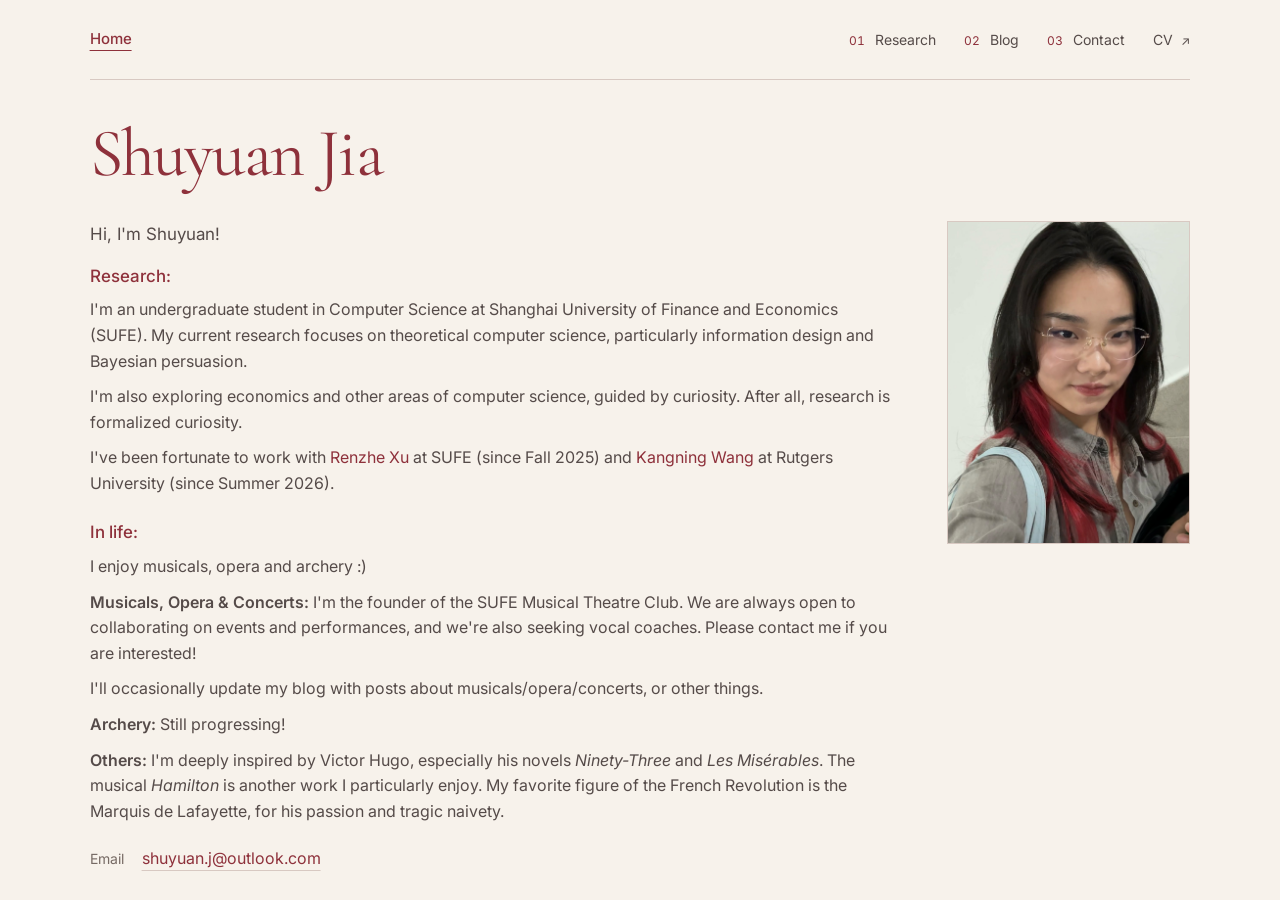
<file: index.html>
<!doctype html>
<html lang="en">
<head>
<meta charset="utf-8"><meta name="viewport" content="width=device-width,initial-scale=1">
<title>Shuyuan Jia</title>
<meta name="description" content="Shuyuan Jia, undergraduate in Computer Science at Shanghai University of Finance and Economics. Interests in theoretical computer science, information design and Bayesian persuasion.">
<link rel="preconnect" href="https://fonts.googleapis.com"><link rel="preconnect" href="https://fonts.gstatic.com" crossorigin>
<link href="https://fonts.googleapis.com/css2?family=Cormorant+Garamond:ital,wght@0,400;0,500;0,600;1,400;1,500&family=Inter:wght@400;450;500;600&display=swap" rel="stylesheet">
<link rel="stylesheet" href="/styles.css?v=3d0594847b10"><script src="/profile.js" defer></script>
</head>
<body class="home">
<a class="skip" href="#main">Skip to content</a>
<div class="page">
<header><a class="home-link" href="/" aria-current="page">Home</a><nav aria-label="Main navigation"><a href="/research/"><span class="nav-number" aria-hidden="true">01</span> Research</a><a href="/blog/"><span class="nav-number" aria-hidden="true">02</span> Blog</a><a href="/contact/"><span class="nav-number" aria-hidden="true">03</span> Contact</a><span class="nav-cv" data-cv-link aria-disabled="true">CV <span aria-hidden="true">↗</span></span></nav></header>
<main id="main">
<section class="hero" id="about" aria-labelledby="name">
<div class="hero-copy"><div class="hero-heading"><h1 id="name">Shuyuan <span>Jia</span></h1></div><div class="biography"><figure class="portrait"><div class="portrait-mat" id="portrait-container"><img src="/assets/portrait.jpg" alt="Shuyuan Jia" width="1964" height="2618" decoding="async" fetchpriority="high"></div></figure><p class="bio-greeting" data-field="greeting">Hi, I'm Shuyuan!</p><div data-field="biography"><section><h2>Research:</h2><p>I&#x27;m an undergraduate student in Computer Science at Shanghai University of Finance and Economics (SUFE). My current research focuses on theoretical computer science, particularly information design and Bayesian persuasion.</p><p>I&#x27;m also exploring economics and other areas of computer science, guided by curiosity. After all, research is formalized curiosity.</p><p>I&#x27;ve been fortunate to work with <a href="https://windxrz.github.io/">Renzhe Xu</a> at SUFE (since Fall 2025) and <a href="https://people.cs.rutgers.edu/~kn.w/">Kangning Wang</a> at Rutgers University (since Summer 2026).</p></section><section><h2>In life:</h2><p>I enjoy musicals, opera and archery :)</p><p><strong>Musicals, Opera &amp; Concerts: </strong>I&#x27;m the founder of the SUFE Musical Theatre Club. We are always open to collaborating on events and performances, and we&#x27;re also seeking vocal coaches. Please contact me if you are interested!</p><p>I&#x27;ll occasionally update my blog with posts about musicals/opera/concerts, or other things.</p><p><strong>Archery: </strong>Still progressing!</p><p><strong>Others: </strong>I&#x27;m deeply inspired by Victor Hugo, especially his novels <em>Ninety-Three</em> and <em>Les Misérables</em>. The musical <em>Hamilton</em> is another work I particularly enjoy. My favorite figure of the French Revolution is the Marquis de Lafayette, for his passion and tragic naivety.</p></section></div></div><p class="bio-contact"><span class="bio-contact-label">Email</span><span id="home-email"><a href="mailto:shuyuan.j@outlook.com">shuyuan.j@outlook.com</a></span></p></div>


</section>



</main>
</div>
</body></html>
</file>
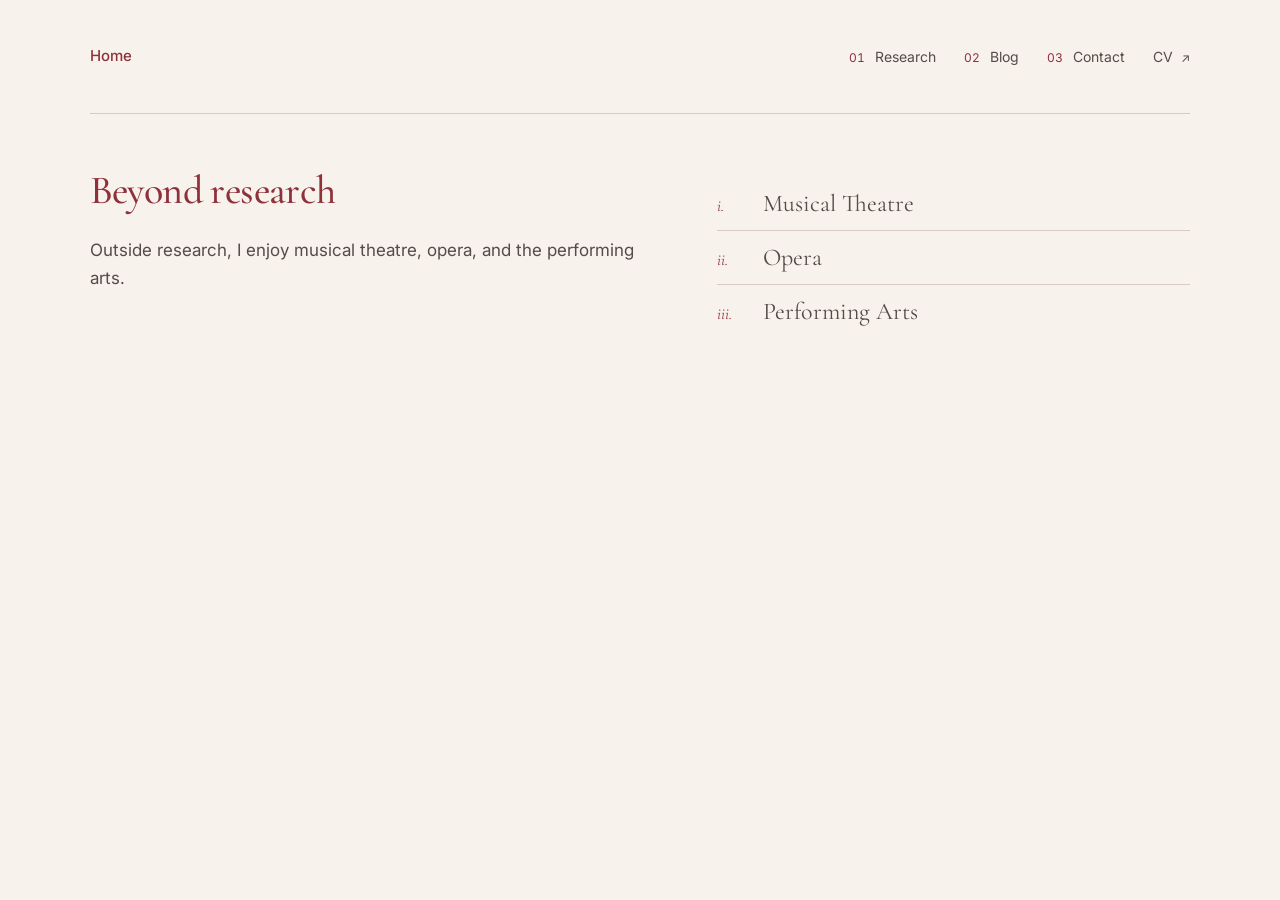
<file: beyond/index.html>
<!doctype html>
<html lang="en">
<head>
<meta charset="utf-8"><meta name="viewport" content="width=device-width,initial-scale=1">
<title>Beyond Research — Shuyuan Jia</title>
<meta name="description" content="Shuyuan Jia, undergraduate in Computer Science at Shanghai University of Finance and Economics. Interests in theoretical computer science, information design and Bayesian persuasion.">
<link rel="preconnect" href="https://fonts.googleapis.com"><link rel="preconnect" href="https://fonts.gstatic.com" crossorigin>
<link href="https://fonts.googleapis.com/css2?family=Cormorant+Garamond:ital,wght@0,400;0,500;0,600;1,400;1,500&family=Inter:wght@400;450;500;600&display=swap" rel="stylesheet">
<link rel="stylesheet" href="/styles.css"><script src="/profile.js" defer></script>
</head>
<body>
<a class="skip" href="#main">Skip to content</a>
<div class="page">
<header><a class="home-link" href="/">Home</a><nav aria-label="Main navigation"><a href="/research/"><span class="nav-number" aria-hidden="true">01</span> Research</a><a href="/blog/"><span class="nav-number" aria-hidden="true">02</span> Blog</a><a href="/contact/"><span class="nav-number" aria-hidden="true">03</span> Contact</a><span class="nav-cv" data-cv-link aria-disabled="true">CV <span aria-hidden="true">↗</span></span></nav></header>
<main id="main" class="inner-page"><section id="beyond" class="beyond section" aria-labelledby="beyond-title"><div class="section-content beyond-content"><div><h1 id="beyond-title">Beyond research</h1><p data-field="beyond">Outside research, I enjoy musical theatre, opera, and the performing arts.</p></div><div class="arts-list"><span><i>i.</i> Musical Theatre</span><span><i>ii.</i> Opera</span><span><i>iii.</i> Performing Arts</span></div></div></section></main>
</div>
</body></html>
</file>
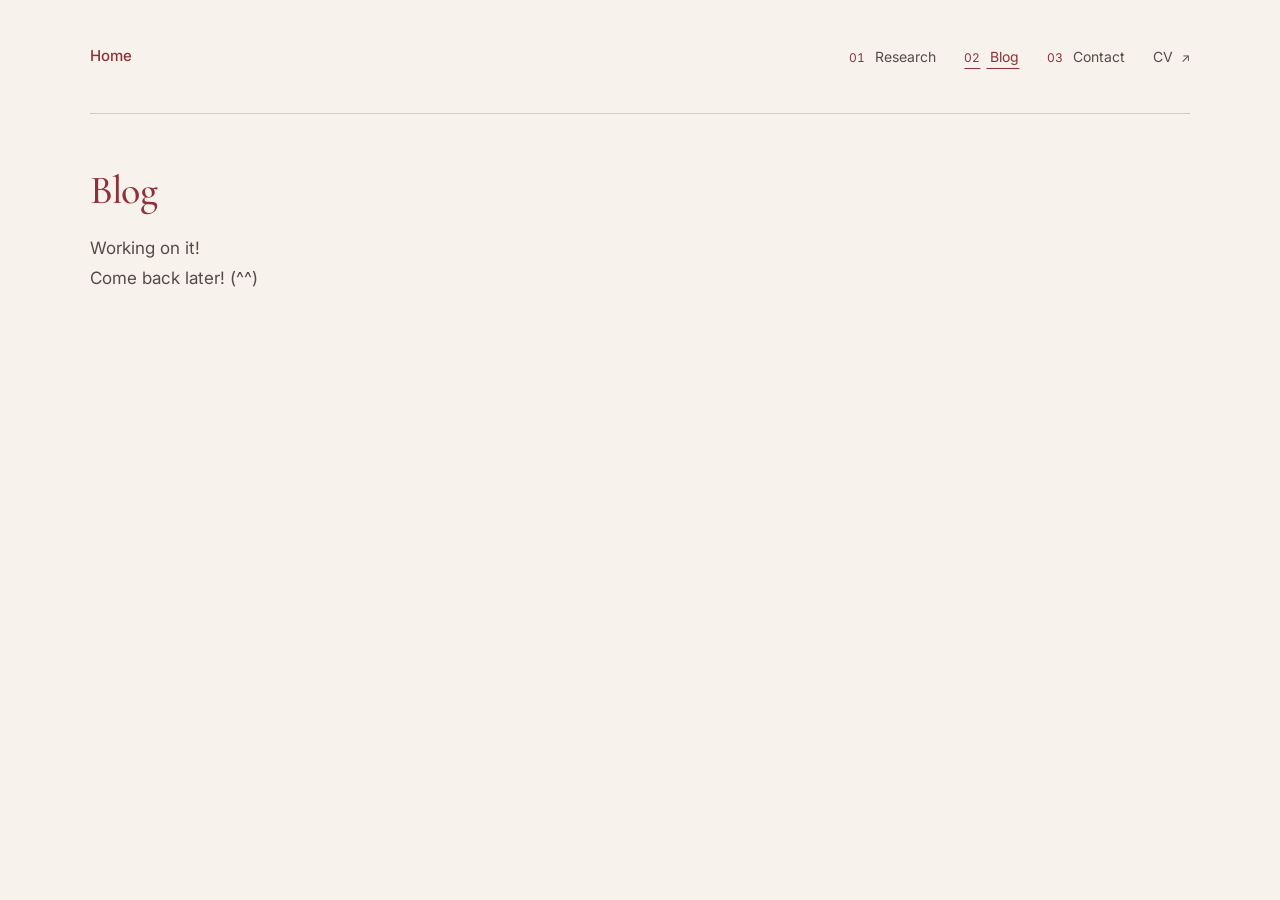
<file: blog/index.html>
<!doctype html>
<html lang="en">
<head>
<meta charset="utf-8"><meta name="viewport" content="width=device-width,initial-scale=1">
<title>Blog — Shuyuan Jia</title>
<meta name="description" content="Blog by Shuyuan Jia.">
<link rel="preconnect" href="https://fonts.googleapis.com"><link rel="preconnect" href="https://fonts.gstatic.com" crossorigin>
<link href="https://fonts.googleapis.com/css2?family=Cormorant+Garamond:ital,wght@0,400;0,500;0,600;1,400;1,500&family=Inter:wght@400;450;500;600&display=swap" rel="stylesheet">
<link rel="stylesheet" href="/styles.css"><script src="/profile.js" defer></script>
</head>
<body>
<a class="skip" href="#main">Skip to content</a>
<div class="page">
<header><a class="home-link" href="/">Home</a><nav aria-label="Main navigation"><a href="/research/"><span class="nav-number" aria-hidden="true">01</span> Research</a><a href="/blog/" aria-current="page"><span class="nav-number" aria-hidden="true">02</span> Blog</a><a href="/contact/"><span class="nav-number" aria-hidden="true">03</span> Contact</a><span class="nav-cv" data-cv-link aria-disabled="true">CV <span aria-hidden="true">↗</span></span></nav></header>
<main id="main" class="inner-page"><section class="section" aria-labelledby="blog-title"><div class="section-content section-heading"><h1 id="blog-title">Blog</h1><p>Working on it!<br>Come back later! (^^)</p></div></section></main>
</div>
</body></html>
</file>
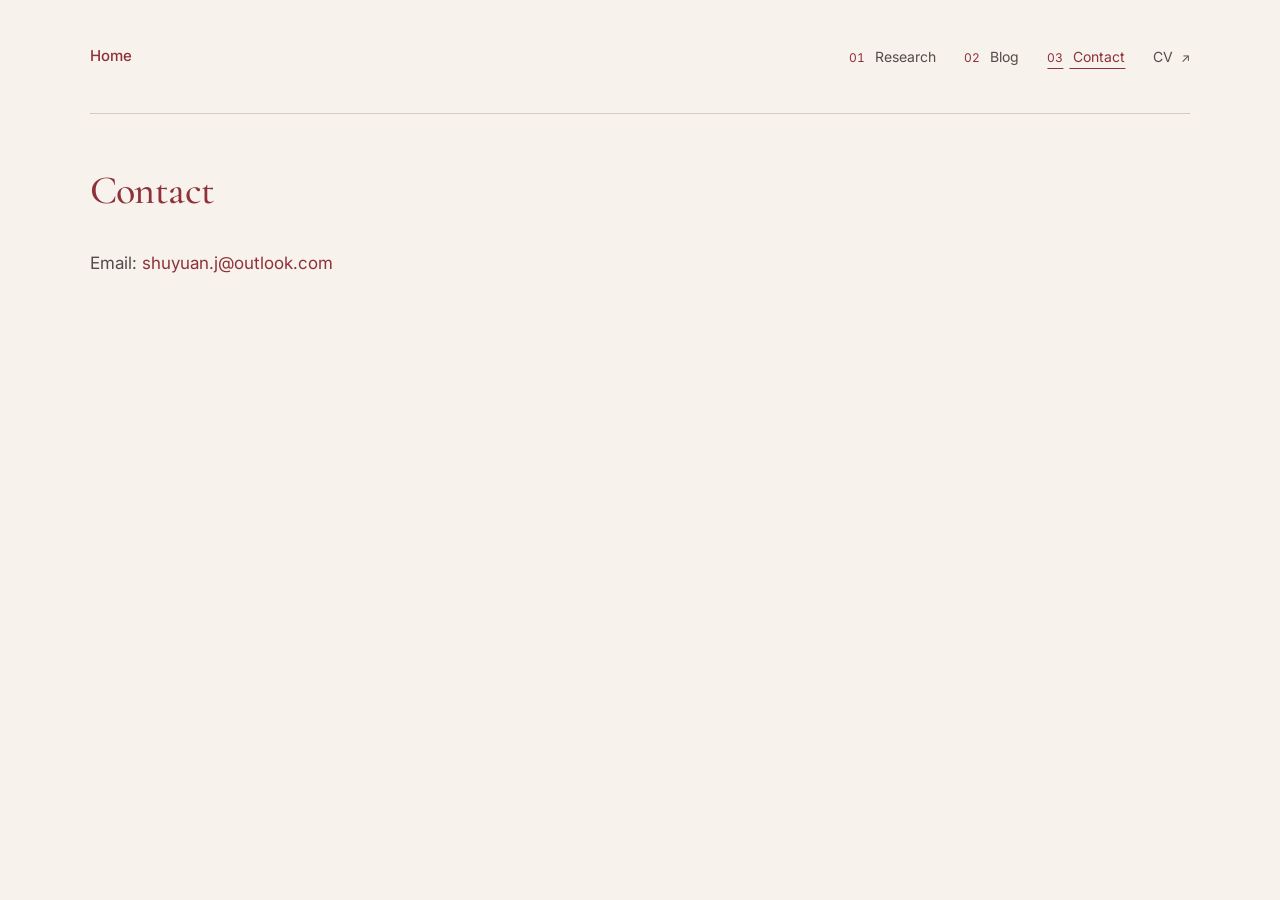
<file: contact/index.html>
<!doctype html>
<html lang="en">
<head>
<meta charset="utf-8"><meta name="viewport" content="width=device-width,initial-scale=1">
<title>Contact — Shuyuan Jia</title>
<meta name="description" content="Shuyuan Jia, undergraduate in Computer Science at Shanghai University of Finance and Economics. Interests in theoretical computer science, information design and Bayesian persuasion.">
<link rel="preconnect" href="https://fonts.googleapis.com"><link rel="preconnect" href="https://fonts.gstatic.com" crossorigin>
<link href="https://fonts.googleapis.com/css2?family=Cormorant+Garamond:ital,wght@0,400;0,500;0,600;1,400;1,500&family=Inter:wght@400;450;500;600&display=swap" rel="stylesheet">
<link rel="stylesheet" href="/styles.css"><script src="/profile.js" defer></script>
</head>
<body>
<a class="skip" href="#main">Skip to content</a>
<div class="page">
<header><a class="home-link" href="/">Home</a><nav aria-label="Main navigation"><a href="/research/"><span class="nav-number" aria-hidden="true">01</span> Research</a><a href="/blog/"><span class="nav-number" aria-hidden="true">02</span> Blog</a><a href="/contact/" aria-current="page"><span class="nav-number" aria-hidden="true">03</span> Contact</a><span class="nav-cv" data-cv-link aria-disabled="true">CV <span aria-hidden="true">↗</span></span></nav></header>
<main id="main" class="inner-page"><section id="contact" class="contact section" aria-labelledby="contact-title"><div class="section-content"><h1 id="contact-title">Contact</h1><div class="contact-links"><p><span>Email: </span><span id="email-link"><a href="mailto:shuyuan.j@outlook.com">shuyuan.j@outlook.com</a></span></p></div></div></section></main>
</div>
</body></html>
</file>
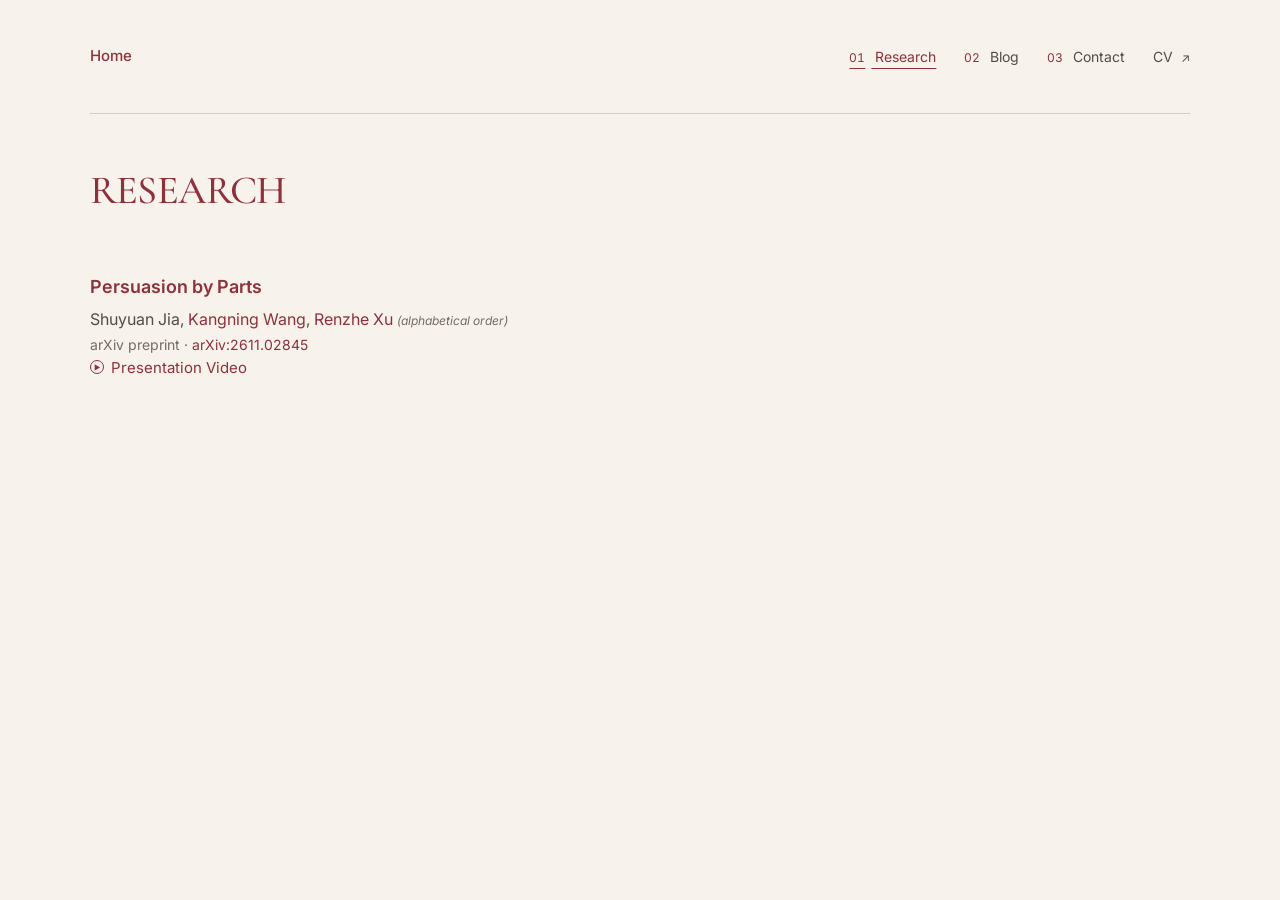
<file: research/index.html>
<!doctype html>
<html lang="en">
<head>
<meta charset="utf-8"><meta name="viewport" content="width=device-width,initial-scale=1">
<title>Research — Shuyuan Jia</title>
<meta name="description" content="Research by Shuyuan Jia. Persuasion by Parts, with Kangning Wang and Renzhe Xu.">
<link rel="preconnect" href="https://fonts.googleapis.com"><link rel="preconnect" href="https://fonts.gstatic.com" crossorigin>
<link href="https://fonts.googleapis.com/css2?family=Cormorant+Garamond:ital,wght@0,400;0,500;0,600;1,400;1,500&family=Inter:wght@400;450;500;600&display=swap" rel="stylesheet">
<link rel="stylesheet" href="/styles.css"><script src="/profile.js" defer></script>
</head>
<body class="research-page">
<a class="skip" href="#main">Skip to content</a>
<div class="page">
<header><a class="home-link" href="/">Home</a><nav aria-label="Main navigation"><a href="/research/" aria-current="page"><span class="nav-number" aria-hidden="true">01</span> Research</a><a href="/blog/"><span class="nav-number" aria-hidden="true">02</span> Blog</a><a href="/contact/"><span class="nav-number" aria-hidden="true">03</span> Contact</a><span class="nav-cv" data-cv-link aria-disabled="true">CV <span aria-hidden="true">↗</span></span></nav></header>
<main id="main" class="inner-page">
<section class="research section" aria-labelledby="research-title">
<div class="research-masthead">
<h1 id="research-title">RESEARCH</h1>
</div>
<div id="works" class="research-works">
<article class="research-work" aria-labelledby="paper-title-1">
<h2 id="paper-title-1"><a href="https://arxiv.org/abs/2611.02845">Persuasion by Parts</a></h2>
<div class="paper-details">
<p class="research-authors">Shuyuan Jia, <a href="https://people.cs.rutgers.edu/~kn.w/">Kangning Wang</a>, <a href="https://windxrz.github.io/">Renzhe Xu</a>&nbsp;<span class="author-order-note">(alphabetical order)</span></p>
<p class="research-venue">arXiv preprint · <a href="https://arxiv.org/abs/2611.02845">arXiv:2611.02845</a></p>
<p class="research-video"><a class="presentation-link" href="https://drive.google.com/file/d/1ywK8K8lA4Fmbjc2Sxj7SbMHyEewHaCLY/view" target="_blank" rel="noopener noreferrer"><span class="video-play" aria-hidden="true">▶</span><span class="video-label">Presentation Video</span></a></p>
</div>
</article>
</div>
</section>
</main>
</div>
</body></html>
</file>
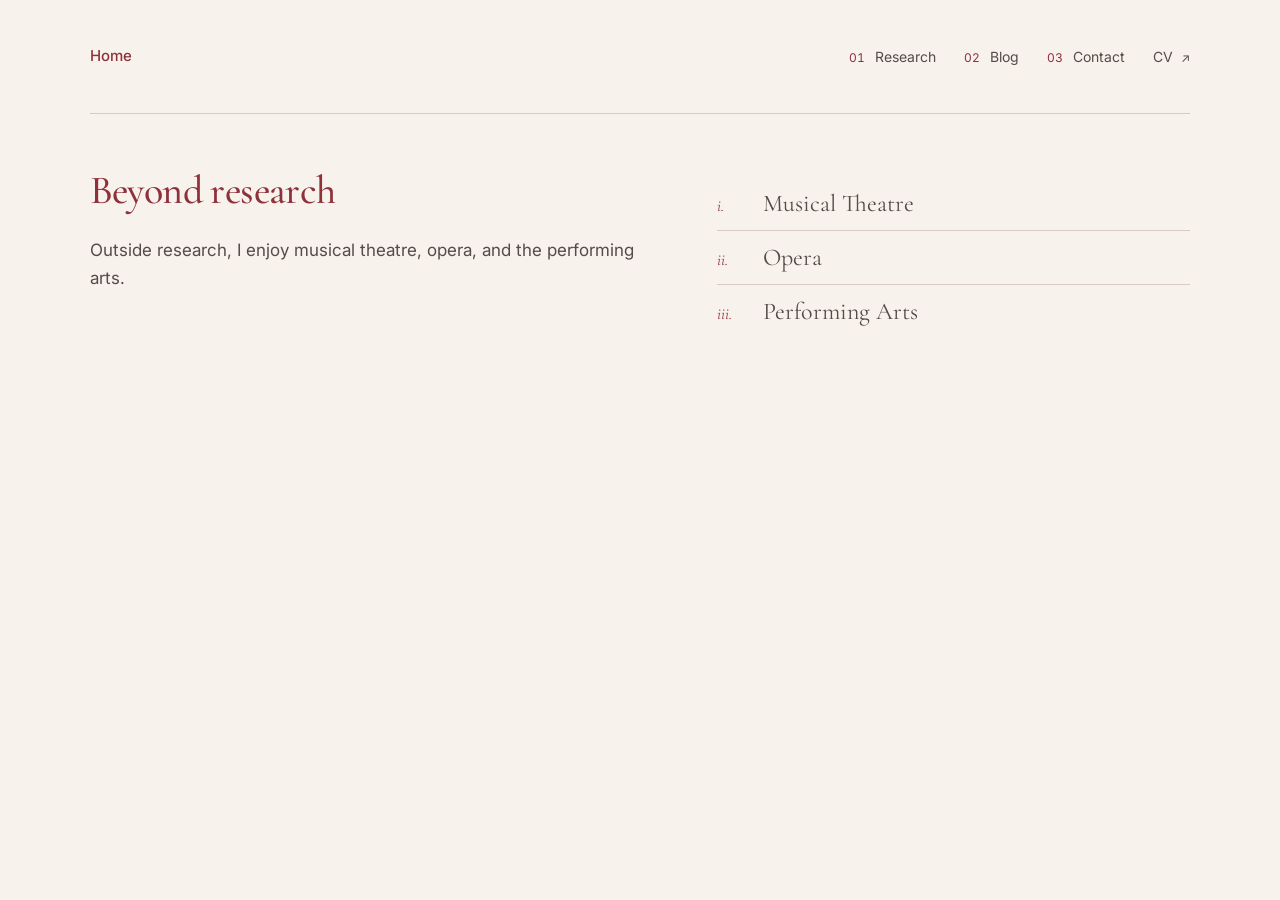
<file: beyond.html>
<!doctype html>
<html lang="en"><head><meta charset="utf-8"><meta name="viewport" content="width=device-width,initial-scale=1"><meta http-equiv="refresh" content="0;url=/beyond/"><link rel="canonical" href="/beyond/"><title>Redirecting — Shuyuan Jia</title><script>window.location.replace("/beyond/" + window.location.search + window.location.hash);</script></head><body><a href="/beyond/">Continue</a></body></html>
</file>
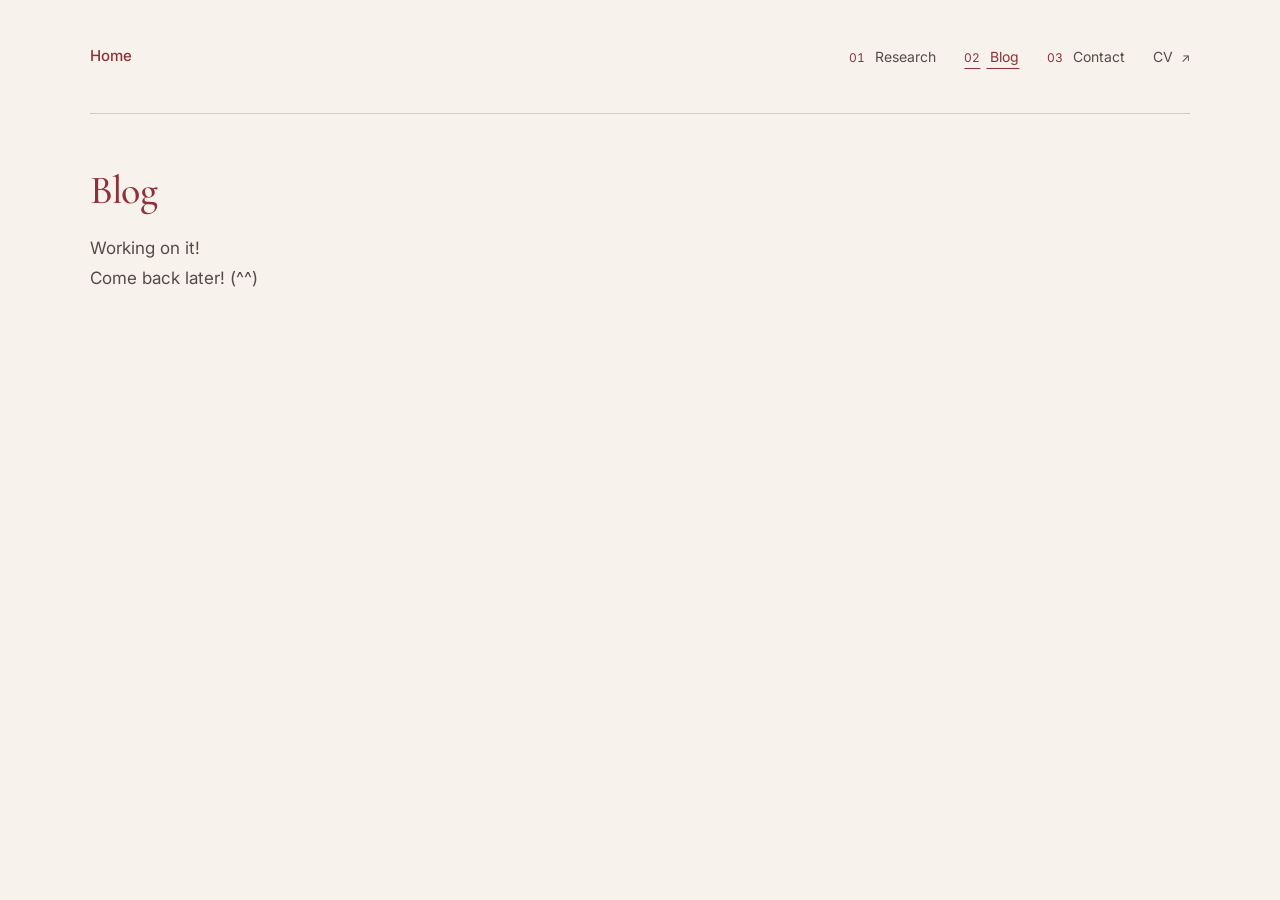
<file: blog.html>
<!doctype html>
<html lang="en"><head><meta charset="utf-8"><meta name="viewport" content="width=device-width,initial-scale=1"><meta http-equiv="refresh" content="0;url=/blog/"><link rel="canonical" href="/blog/"><title>Redirecting — Shuyuan Jia</title><script>window.location.replace("/blog/" + window.location.search + window.location.hash);</script></head><body><a href="/blog/">Continue</a></body></html>
</file>
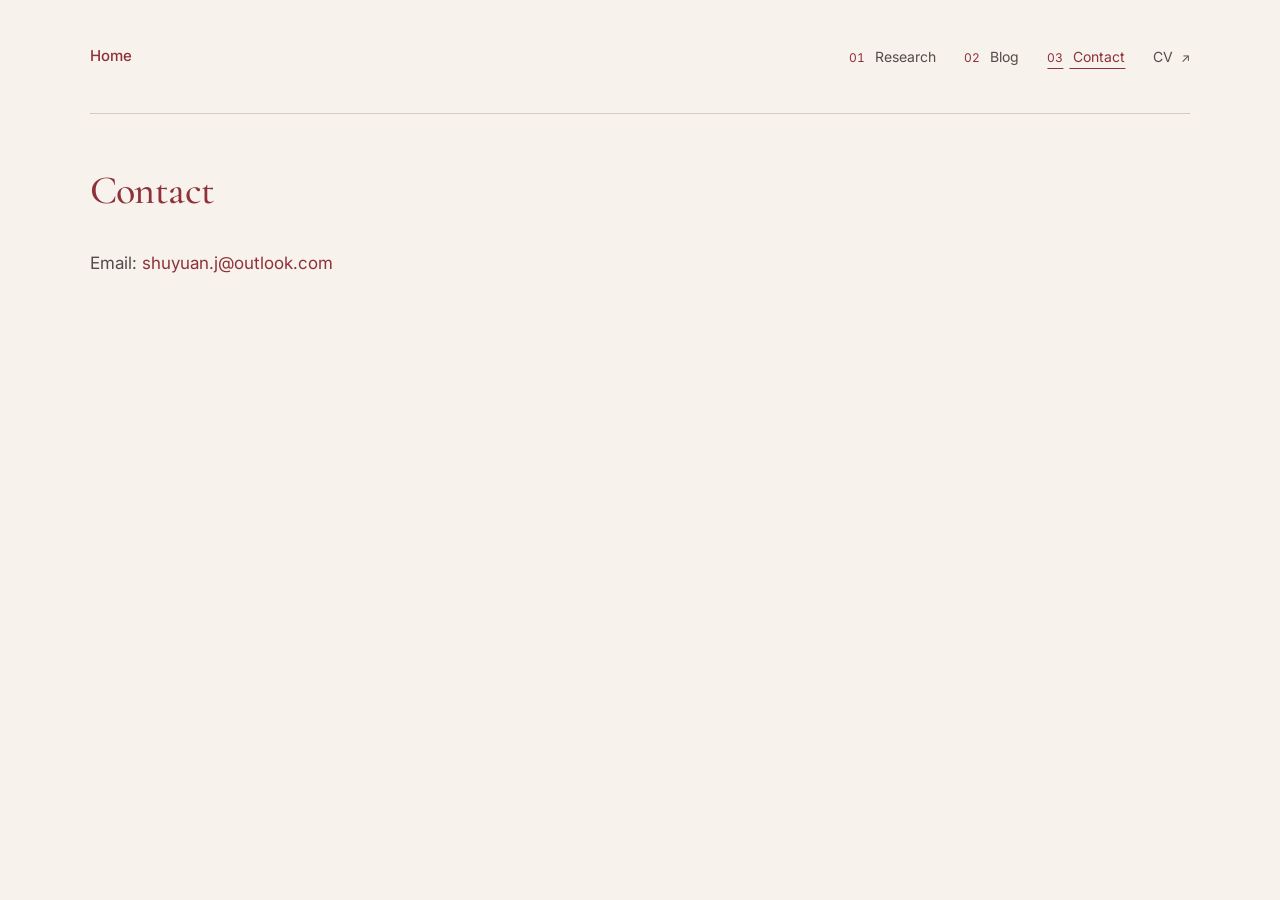
<file: contact.html>
<!doctype html>
<html lang="en"><head><meta charset="utf-8"><meta name="viewport" content="width=device-width,initial-scale=1"><meta http-equiv="refresh" content="0;url=/contact/"><link rel="canonical" href="/contact/"><title>Redirecting — Shuyuan Jia</title><script>window.location.replace("/contact/" + window.location.search + window.location.hash);</script></head><body><a href="/contact/">Continue</a></body></html>
</file>
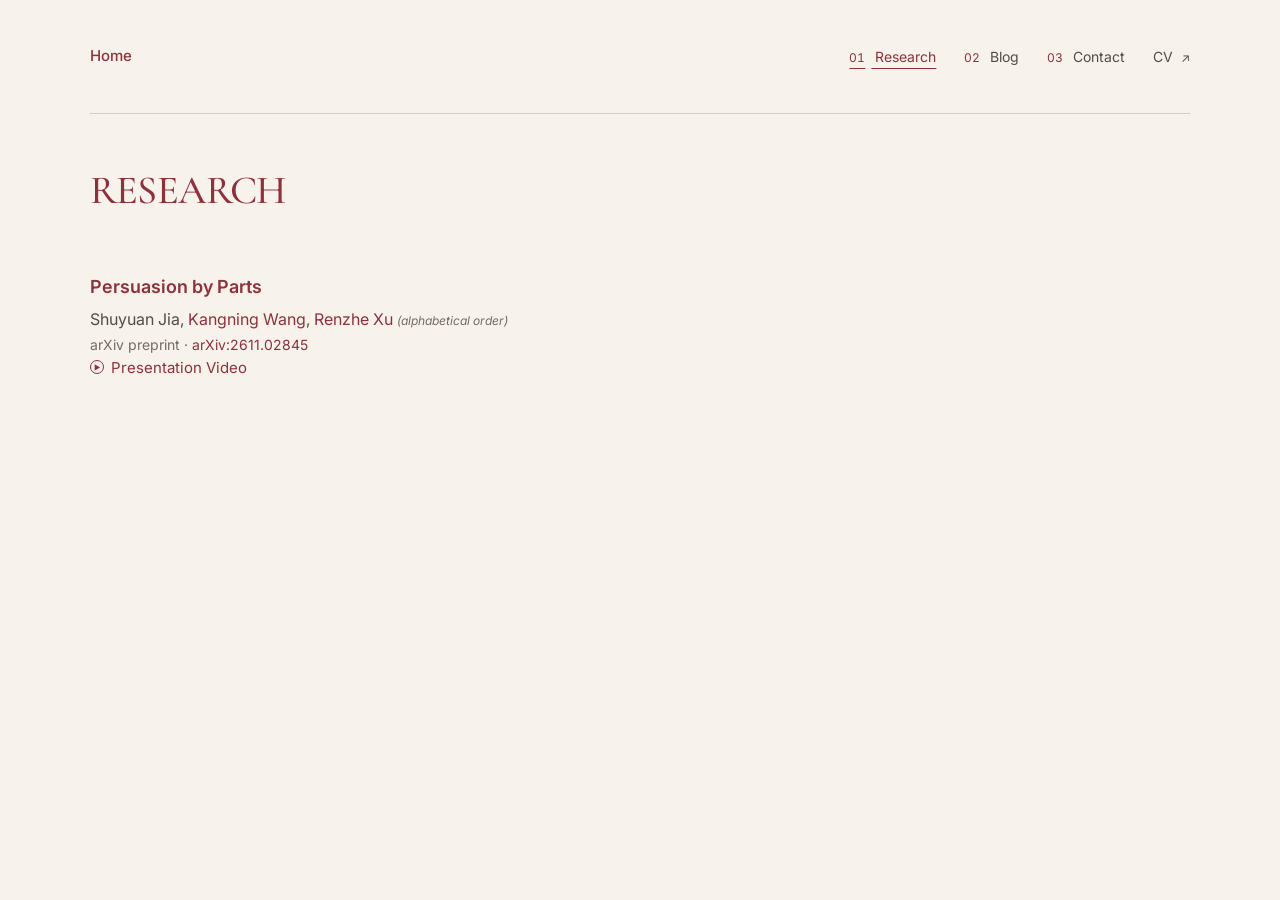
<file: research.html>
<!doctype html>
<html lang="en"><head><meta charset="utf-8"><meta name="viewport" content="width=device-width,initial-scale=1"><meta http-equiv="refresh" content="0;url=/research/"><link rel="canonical" href="/research/"><title>Redirecting — Shuyuan Jia</title><script>window.location.replace("/research/" + window.location.search + window.location.hash);</script></head><body><a href="/research/">Continue</a></body></html>
</file>
<file: styles.css>
:root{--paper:#f7f2eb;--garnet:#8e313b;--ink:#554b49;--muted:#766a64;--line:#d8c9c2;--serif:'Cormorant Garamond',Georgia,serif;--sans:'Inter',Arial,sans-serif}*{box-sizing:border-box}html{scroll-behavior:smooth;scroll-padding-top:32px}body{margin:0;background:var(--paper);color:var(--ink);font:16px/1.65 var(--sans);-webkit-font-smoothing:antialiased}a{color:var(--garnet);text-decoration:none;text-underline-offset:6px;transition:color .18s}a:hover{text-decoration:underline;color:#64212a}a:focus-visible{outline:2px solid var(--garnet);outline-offset:6px}p,h1,h2,h3,h4,figure{margin:0}button,a{-webkit-tap-highlight-color:transparent}.page{max-width:1440px;margin:auto;padding:0 7%}header{min-height:114px;padding:20px 0;border-bottom:1px solid var(--line);display:flex;align-items:center;justify-content:space-between;gap:32px}nav{display:flex;flex-wrap:wrap;justify-content:flex-end;gap:8px 28px}nav a{font-size:14px;color:var(--ink);padding:10px 0;white-space:nowrap}nav a span{font-size:12px;margin-left:4px}.hero{padding-top:70px;display:grid;grid-template-columns:1.35fr 1fr;column-gap:8%;position:relative}.eyebrow{font-size:11px;letter-spacing:2px;display:flex;align-items:center;gap:13px;color:var(--muted);margin:5px 0 23px}.tiny-rule{width:27px;height:1px;background:var(--garnet)}h1{font-family:var(--serif);font-size:clamp(46px,5.3vw,74px);font-weight:400;line-height:1.1;letter-spacing:-1.6px;white-space:nowrap;color:var(--garnet)}h1>span{display:inline;margin-left:0}.identity{margin-top:31px;font-size:15px;line-height:1.8}.identity p:first-child{font-weight:500}.identity p:last-child{font-size:14px;color:var(--muted)}.intro{max-width:460px;margin-top:23px;font-size:17px;line-height:1.75}.portrait{margin-top:54px;max-width:350px;width:100%;justify-self:end}.portrait-mat{padding:13px;border:1px solid var(--line);aspect-ratio: .82}.portrait-placeholder{height:100%;background:#e8ded5;display:flex;align-items:center;justify-content:center;position:relative;overflow:hidden}.portrait-initials{font:italic 110px var(--serif);color:#ad9285;letter-spacing:-9px;margin-top:-15px}.placeholder-label{position:absolute;bottom:26px;left:0;right:0;text-align:center;letter-spacing:2px;font-size:10px;color:#715f56}.portrait img{width:100%;height:100%;object-fit:cover;display:block}figcaption{display:flex;justify-content:space-between;font-size:10px;color:var(--muted);margin-top:13px;letter-spacing:.25px}.hero-bottom{grid-column:1/-1;display:flex;justify-content:space-between;margin-top:66px;padding:22px 0 27px;font-size:10px;letter-spacing:1.4px;color:var(--muted)}.hero-bottom a{color:var(--muted)}.hero-bottom a span{margin-left:20px;font-size:17px}.section{display:grid;grid-template-columns:1fr;gap:28px;border-top:1px solid var(--line);padding:65px 0 70px}h2{font:500 40px/1.2 var(--serif);letter-spacing:-.6px;color:var(--garnet)}h2 em{font-weight:400}.section-heading{display:grid;grid-template-columns:1fr;gap:20px}.section-heading>p{font-size:17px;line-height:1.75;max-width:65ch}.interest-list{display:flex;flex-wrap:wrap;gap:8px 24px;margin-top:33px;font-size:15px;color:var(--garnet)}.interest-list span{border-bottom:1px solid var(--line);padding-bottom:7px}.work-heading{display:flex;justify-content:space-between;align-items:center;gap:16px;margin-top:49px;padding-bottom:16px;border-bottom:1px solid var(--line)}h3{font:500 25px var(--serif);color:var(--ink)}.work-heading>span,.status{font-size:12px;letter-spacing:.5px;color:var(--muted)}.empty-work{display:flex;gap:23px;align-items:start;padding:26px 0 0}.work-index{font:22px var(--serif);color:var(--muted)}h4{font:400 25px/1.3 var(--serif);color:var(--ink)}.empty-work p{font-size:16px;color:var(--muted);margin-top:7px}.status{margin-left:auto;white-space:nowrap;padding-top:9px}.beyond{padding-top:59px;padding-bottom:64px}.beyond-content{display:grid;grid-template-columns:1.2fr 1fr;gap:60px}.beyond h2{font-size:40px}.beyond p{font-size:17px;max-width:60ch;margin-top:22px}.arts-list{padding-top:11px;display:flex;flex-direction:column;justify-content:center}.arts-list>span{padding:12px 0;border-bottom:1px solid var(--line);font:24px var(--serif);color:var(--ink)}.arts-list>span:last-child{border-bottom:0}.arts-list i{display:inline-block;width:40px;font-size:16px;color:var(--garnet)}.contact{padding-top:54px;padding-bottom:58px}.contact h2{font-size:40px}.contact-links{display:flex;gap:110px;margin-top:30px}.detail-label{font-size:13px;letter-spacing:1.2px;color:var(--muted)}.contact-links p{font-size:17px;margin-top:5px}.pending{color:var(--muted)}footer{border-top:1px solid var(--line);display:flex;justify-content:space-between;padding:24px 0 30px;gap:20px;font-size:11px;color:var(--muted)}footer a{color:var(--muted)}.skip{position:fixed;top:-80px;left:20px;background:var(--paper);padding:12px;z-index:10}.skip:focus{top:12px}.work-links{display:flex;gap:20px;font-size:15px;margin-top:12px}
@media(min-width:1440px){.page{padding:0 100px}}@media(max-width:1000px){.page{padding:0 6%}.hero{column-gap:6%;grid-template-columns:1.25fr 1fr}h1{font-size:clamp(40px,5.3vw,58px)}.portrait{margin-top:70px}.section{grid-template-columns:1fr;gap:26px}.section-heading{gap:25px}h2{font-size:38px}.status{display:none}.contact h2{font-size:38px}.beyond-content{gap:30px}.contact-links{gap:60px}}@media(max-width:700px){.page{padding:0 7%}header{height:auto;min-height:108px;align-items:start;flex-direction:column;gap:7px;justify-content:center;padding:18px 0}nav{gap:0 24px;width:100%;justify-content:flex-start}nav a{font-size:14px;padding:10px 0}.hero{padding-top:40px;grid-template-columns:1fr}.eyebrow{font-size:10px;margin-bottom:25px}h1{font-size:clamp(36px,9.5vw,56px);letter-spacing:-1px}h1>span{margin-left:0}.identity{margin-top:28px;font-size:15px}.identity p:last-child{font-size:13px;max-width:310px}.intro{font-size:16px;max-width:470px;margin-top:20px}.portrait{width:72%;max-width:300px;margin-top:32px;margin-right:5px}.portrait-mat{aspect-ratio:.9}.portrait-initials{font-size:90px}.hero-bottom{margin-top:32px;padding:22px 0;font-size:8px;letter-spacing:.7px}.hero-bottom>span{max-width:140px}.hero-bottom a{align-self:center}.hero-bottom a span{margin-left:7px}.section{grid-template-columns:1fr;gap:25px;padding:35px 0 42px}.section-heading{grid-template-columns:1fr;gap:22px}h2{font-size:34px}.section-heading>p{font-size:17px;max-width:65ch}.interest-list{margin-top:25px;font-size:15px;gap:10px 19px}.work-heading{margin-top:33px}.work-heading>span{font-size:12px;letter-spacing:0}.work-heading{flex-wrap:wrap}.empty-work{gap:15px;padding-top:22px}h4{font-size:24px}.empty-work p{font-size:16px}.beyond-content{grid-template-columns:1fr;gap:22px}.beyond h2{font-size:34px}.beyond p{font-size:17px;max-width:60ch}.arts-list{padding:0}.arts-list>span{font-size:25px}.contact h2{font-size:34px;max-width:100%}.contact-links{gap:30px;justify-content:space-between;flex-wrap:wrap}.contact-links p{font-size:17px}footer{flex-wrap:wrap;font-size:10px;gap:10px 20px}footer>span:nth-child(2){display:none}}
@media(prefers-reduced-motion:reduce){html{scroll-behavior:auto}*{transition:none!important}}

nav a[aria-current="page"]{color:var(--garnet);text-decoration:underline;text-decoration-thickness:1px}
.inner-page{min-height:65vh;padding-top:34px}.inner-page .section{border-top:0;padding-top:18px}.inner-page h1{font:500 40px/1.2 var(--serif);letter-spacing:-.6px;white-space:normal;color:var(--garnet)}
@media(max-width:700px){.inner-page{padding-top:22px}.inner-page h1{font-size:34px}}

.home-link{flex-shrink:0;font-size:15px;font-weight:500;padding:10px 0;color:var(--garnet)}
.home-link[aria-current="page"]{text-decoration:underline;text-decoration-thickness:1px;text-underline-offset:6px}

nav a .nav-number{margin:0 6px 0 0;color:var(--garnet);font-size:12px;font-variant-numeric:tabular-nums}

/* A stable left-aligned introduction with a portrait at its opening. */
.home{--home-header:80px;--home-inset:clamp(24px,4svh,40px);--portrait-width:clamp(190px,19vw,270px);--name-size:clamp(46px,5.3vw,74px);--intro-gap:30px}
.home .page{min-height:100vh;min-height:100svh;display:flex;flex-direction:column}
.home header{min-height:var(--home-header);padding:12px 0;flex-shrink:0}
.home main{flex:1;padding:var(--home-inset) 0 28px}
.home .hero{display:grid;grid-template-columns:minmax(0,1fr) var(--portrait-width);column-gap:clamp(32px,4vw,64px);align-items:start;width:100%;padding:0;position:relative}
.home .hero-copy{display:block;max-width:none;min-width:0}
.home .hero-heading{padding:0}
.home h1{font-size:var(--name-size)}
.home .biography{font-size:16px;line-height:1.6;margin:var(--intro-gap) 0 0;overflow-wrap:break-word}
.home .biography .bio-greeting{font:400 17px/1.6 var(--sans);margin:0 0 16px}
.home .biography h2{font:500 17px/1.5 var(--sans);letter-spacing:0;color:var(--garnet);margin-bottom:8px}
.home .biography p+p{margin-top:10px}
.home .biography strong{font-family:inherit;font-size:inherit;font-weight:600;color:var(--ink)}
.home .biography section+section{margin-top:24px}
.home .portrait{position:absolute;right:0;top:calc(var(--name-size)*1.1 + var(--intro-gap));width:var(--portrait-width);max-width:none;margin:0}
.home .portrait-mat{aspect-ratio:auto;padding:0;border:1px solid var(--line)}
.home .portrait img{display:block;width:100%;height:auto;object-fit:contain}
.home .portrait-initials{font-size:clamp(72px,10svh,104px);letter-spacing:-5px;margin-top:0}
.home .bio-contact{display:flex;align-items:baseline;flex-wrap:wrap;gap:8px 18px;margin-top:22px;padding:0;border:0;font-size:16px;line-height:1.6}
.home .bio-contact-label{font-size:14px;color:var(--muted)}
.home .bio-contact a{overflow-wrap:anywhere;text-decoration:underline;text-decoration-color:var(--line);text-decoration-thickness:1px}
.home .bio-contact a:hover{text-decoration-color:currentColor}
@media(min-width:701px) and (max-height:700px){
 .home{--home-header:68px;--home-inset:20px;--portrait-width:190px;--intro-gap:28px}
 .home header{padding:8px 0}
 .home .biography{line-height:1.5}
}
@media(min-width:701px) and (max-width:1000px){.home{--portrait-width:180px;--name-size:clamp(40px,5.3vw,58px)}}
@media(max-width:700px){
 .home{--name-size:clamp(36px,9.5vw,56px);--intro-gap:28px}
 .home header{min-height:0;padding:16px 0;gap:4px}
 .home main{padding:24px 0}
 .home .hero{grid-template-columns:1fr}
 .home .biography{display:flow-root}
 .home .portrait{position:static;float:right;width:33%;min-width:96px;max-width:112px;margin:0 0 12px 16px}
}

/* Research keeps its heading and quiet marginal note apart from the work list. */
.research-page .research-masthead{display:grid;grid-template-columns:minmax(0,1fr) auto;align-items:baseline;gap:20px 48px}
.research-page .research-note{max-width:30ch;color:var(--muted);font-size:14px;font-style:italic;font-weight:400;line-height:1.6}
.research-page .research-works{margin-top:32px}
.research-page .research-work{display:grid;row-gap:6px;padding:0 0 28px;max-width:78ch;overflow-wrap:break-word}
.research-page .research-work+.research-work{padding-top:28px;border-top:1px solid var(--line)}
.research-page .research-work h2{font:600 18px/1.45 var(--sans);letter-spacing:0;color:var(--garnet)}
.research-page .research-authors{font:400 16px/1.7 var(--sans);color:var(--ink)}
.research-page .research-venue{font:400 14px/1.4 var(--sans);color:var(--muted)}
@media(max-width:600px){
 .research-page .research-masthead{grid-template-columns:minmax(0,1fr);gap:14px}
 .research-page .research-note{justify-self:end;text-align:right}
 .research-page .research-works{margin-top:28px}
}

nav .nav-cv{display:inline-block;align-self:center;font:400 14px/1.65 var(--sans);color:var(--ink);padding:10px 0;white-space:nowrap}
nav .nav-cv>span{font-size:12px;margin-left:4px}

.research-page .research-video{display:flex;font:400 15px/1.4 var(--sans)}
.research-page .presentation-link{display:inline-flex;align-items:center;gap:7px;color:var(--garnet)}
.research-page .video-play{display:inline-flex;align-items:center;justify-content:center;flex:none;box-sizing:border-box;width:14px;height:14px;border:1px solid currentColor;border-radius:50%;font:400 7px/1 var(--sans);padding-left:1px}

.research-page .presentation-link:hover,.research-page .presentation-link:focus-visible{text-decoration:none}
.research-page .presentation-link:hover .video-label,.research-page .presentation-link:focus-visible .video-label{text-decoration:underline}

.research-page .author-order-note{font-size:12px;font-weight:400;font-style:italic;color:var(--muted);white-space:nowrap}

/* The paper owns its hierarchy; metadata rows share one compact rhythm. */
.research-page .paper-details{display:grid;row-gap:2px;min-width:0}
.research-page .paper-details>p{margin:0}
</file>
